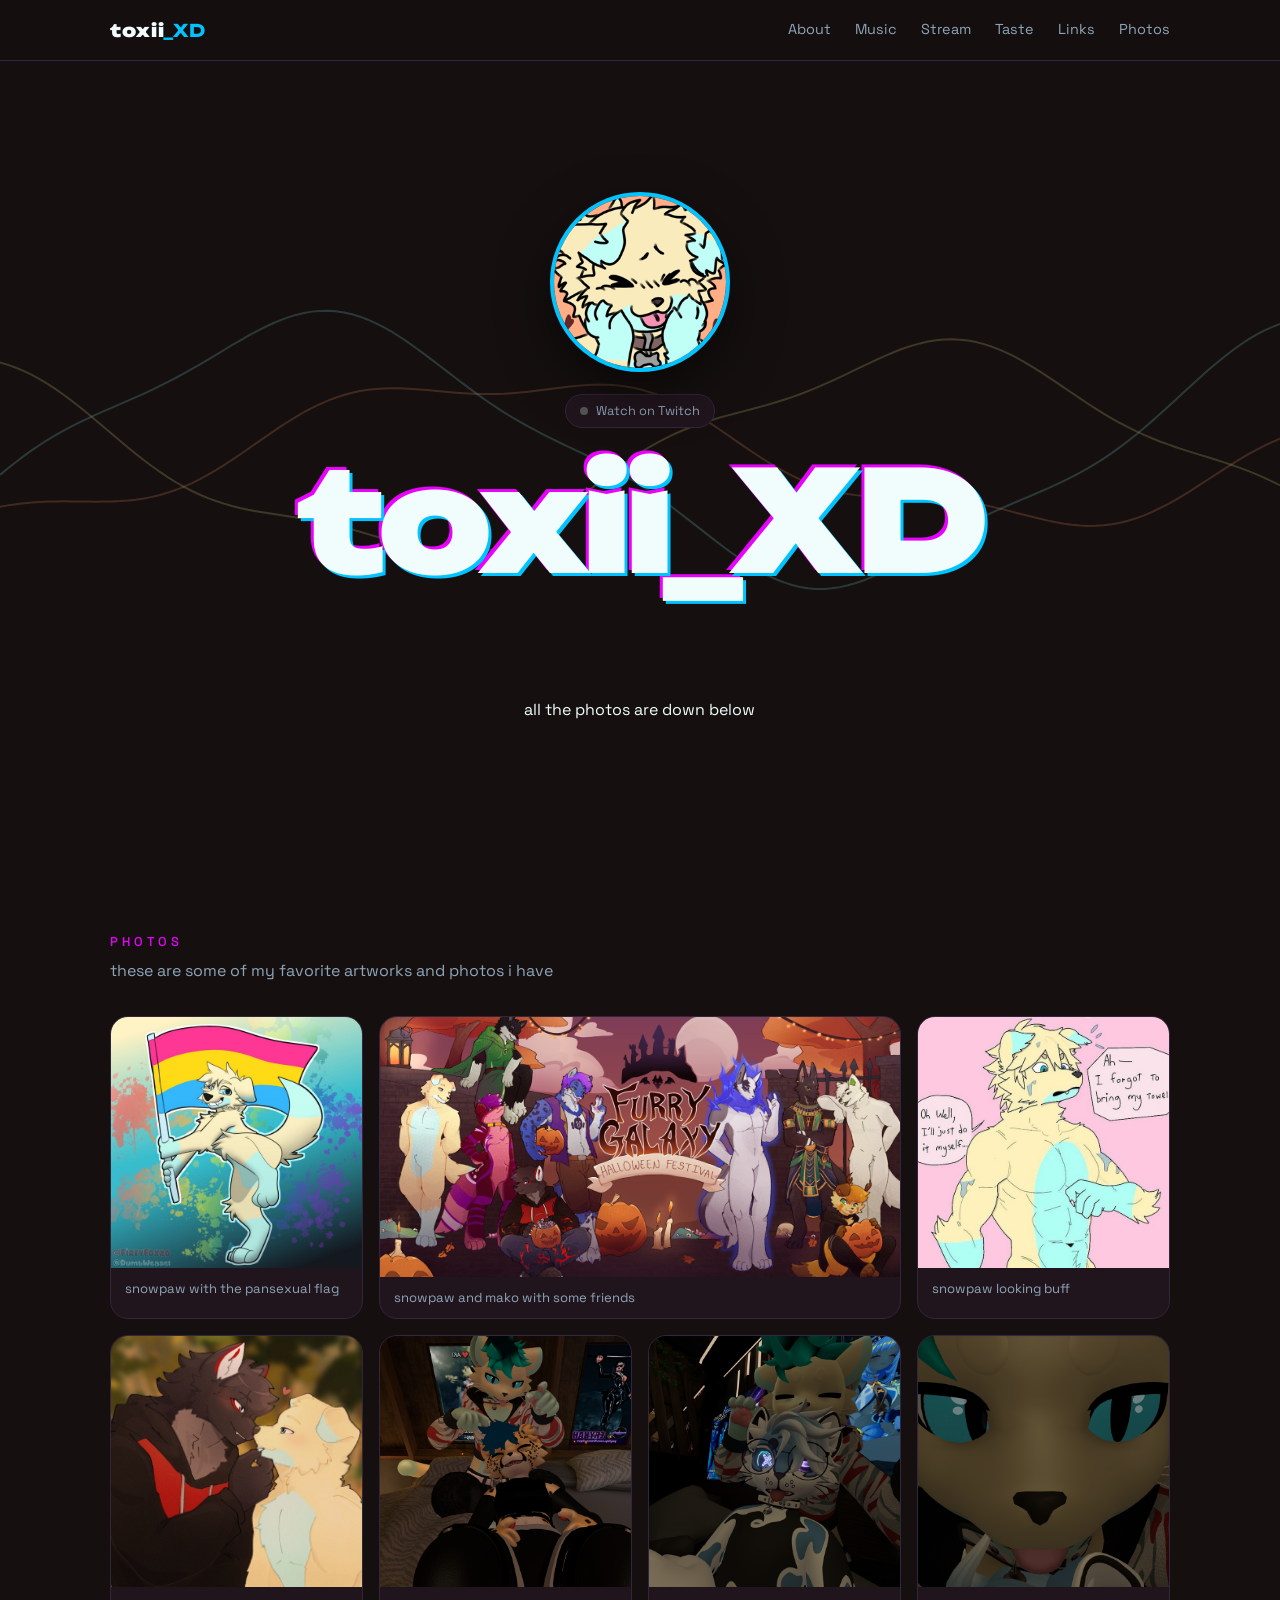
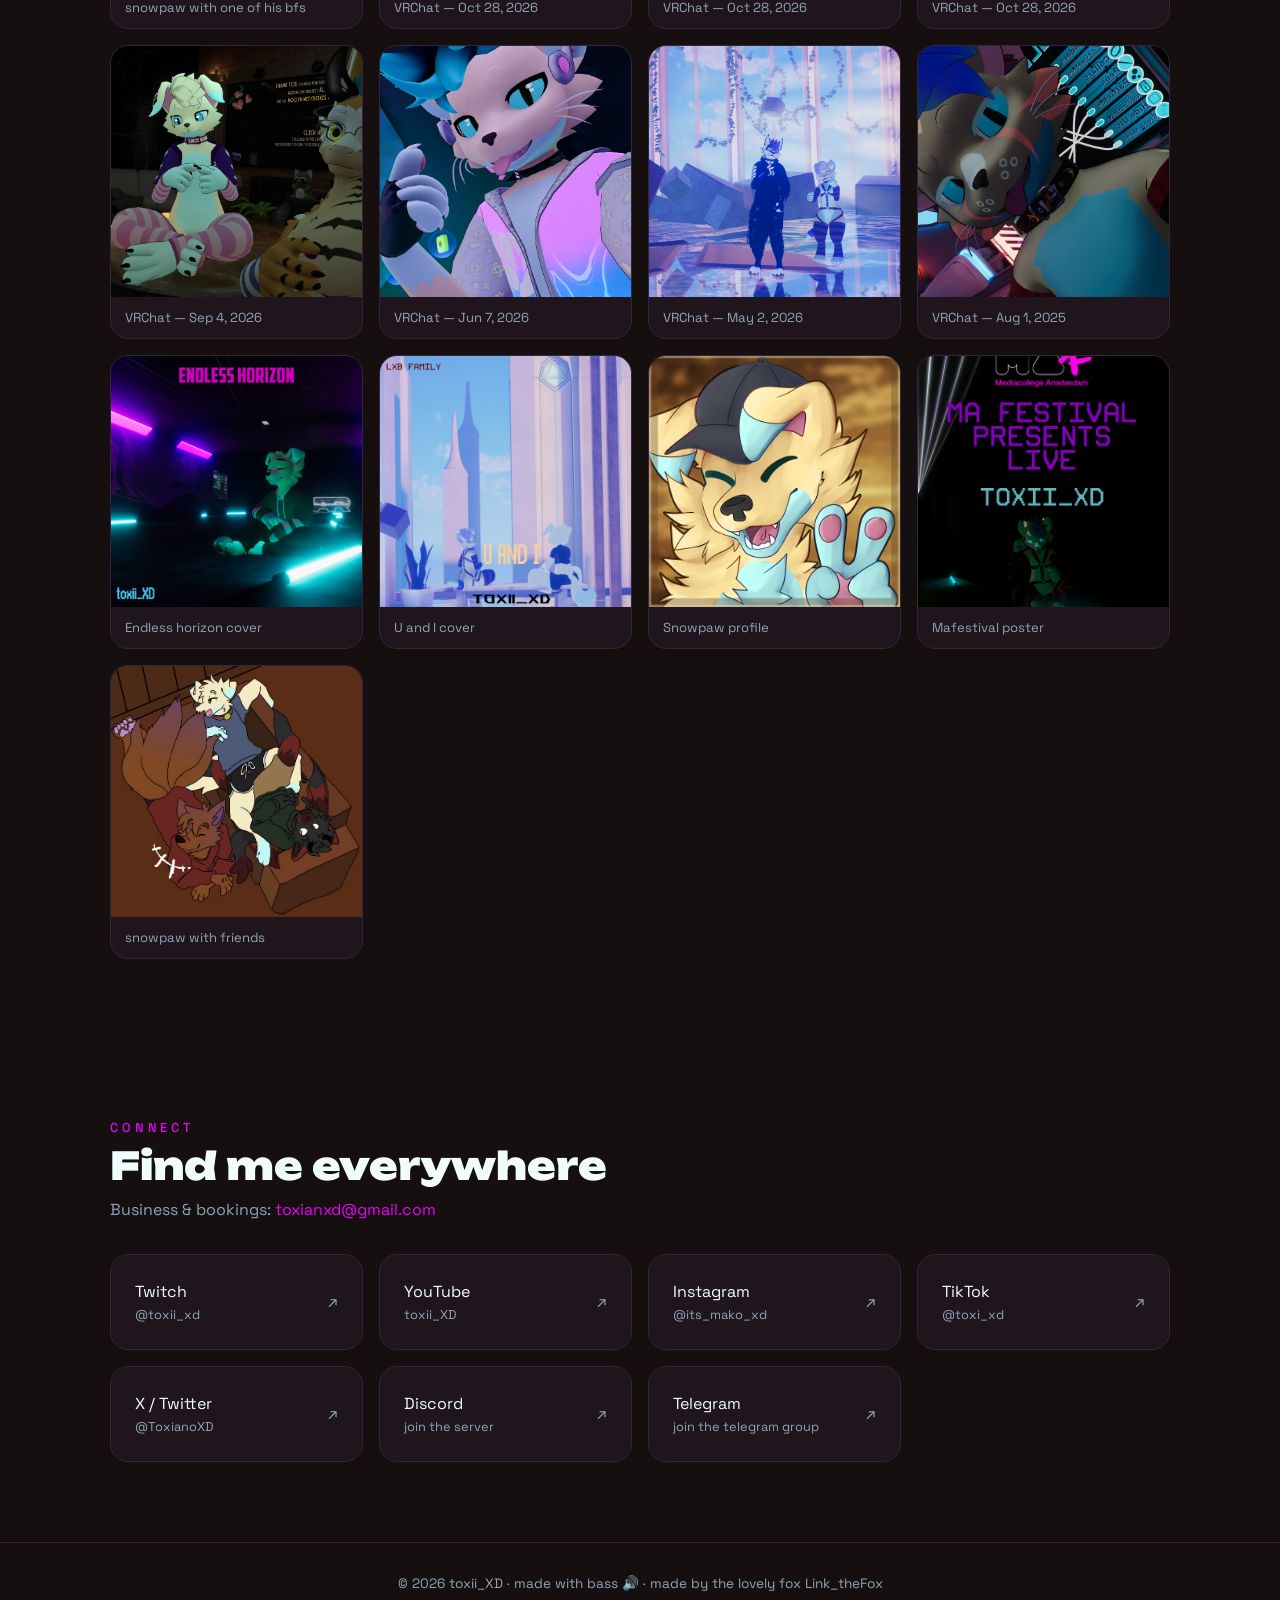
<file: photos.html>
<!-- stinky coders looking at this script go away nun ur of bussines oki? ;-; -->

<!doctype html>
<html lang="en">
<head>
<meta charset="utf-8">
<meta name="viewport" content="width=device-width,initial-scale=1">
<meta name="theme-color" content="#15100f">
<title>toxii_XD — DJ · Producer · Streamer</title>
<meta name="description" content="toxii_XD (mako) — bass music producer, remixer and Twitch streamer from the Netherlands.">
<meta property="og:title" content="toxii_XD">
<meta property="og:description" content="Remixes, originals & live streams.">
<link rel="preconnect" href="https://fonts.googleapis.com">
<link href="https://fonts.googleapis.com/css2?family=Space+Grotesk:wght@400;500;700&family=Unbounded:wght@600;900&display=swap" rel="stylesheet">
<style>
:root{--bg:#15100f;--card:#21151d;--line:#31263b;--txt:#f1fdfd;--mute:#8ea4b8;--a:#00c3ff;--b:#ea00ff;--c:#f6dc8c}
*{box-sizing:border-box;margin:0}
html{scroll-behavior:smooth}
body{background:var(--bg);color:var(--txt);font:400 1rem/1.6 'Space Grotesk',system-ui,sans-serif;overflow-x:hidden}
.pfpw{perspective:700px;margin-bottom:22px}
.pfp{display:block;margin:0 auto;border-radius:50%;border:4px solid var(--a);box-shadow:0 20px 50px #0008;will-change:transform;max-width:44vw;height:auto}
canvas#bg{position:fixed;inset:0;width:100%;height:100%;z-index:-1;opacity:.55}
a{color:inherit;text-decoration:none}
.wrap{max-width:1100px;margin:0 auto;padding:0 20px}
nav{position:sticky;top:0;z-index:10;backdrop-filter:blur(14px);background:#15100ff5;border-bottom:1px solid var(--line)}
nav .wrap{display:flex;justify-content:space-between;align-items:center;height:60px}
.logo{font:900 1.1rem 'Unbounded';letter-spacing:.05em}
.logo b{color:var(--a)}
nav ul{display:flex;gap:24px;list-style:none;font-size:.9rem;color:var(--mute)}
nav ul a:hover{color:var(--txt)}
@media(max-width:640px){nav ul{gap:14px;overflow-x:auto;font-size:.8rem;white-space:nowrap}.logo{display:none}nav .wrap{gap:8px}.card{padding:18px}}
.hero{min-height:88vh;display:grid;place-items:center;text-align:center;padding:60px 0}
.live{display:inline-flex;gap:8px;align-items:center;border:1px solid var(--line);border-radius:99px;padding:6px 14px;font-size:.8rem;color:var(--mute);background:var(--card)}
.live i{width:8px;height:8px;border-radius:50%;background:#555}
.live.on i{background:var(--c);animation:p 1.2s infinite}
.live.on{color:var(--txt);border-color:var(--c)}
@keyframes p{50%{opacity:.3}}
h1{font:900 clamp(2rem,11vw,9rem)/1 'Unbounded';margin:22px 0 10px;letter-spacing:-.04em;color:var(--txt);text-shadow:3px 3px 0 var(--a),-3px -3px 0 var(--b);transition:text-shadow .2s}
h1:hover{text-shadow:6px 0 0 var(--c),-6px 0 0 var(--b)}
.tag{color:var(--mute);font-size:1.15rem}
.eq{display:flex;gap:4px;justify-content:center;align-items:flex-end;height:46px;margin:30px 0}
.eq span{width:6px;border-radius:3px;background:linear-gradient(var(--b),var(--a));animation:e 1s cubic-bezier(.45,0,.55,1) infinite alternate}
@keyframes e{from{height:6px}to{height:46px}}
.btns{display:flex;gap:12px;justify-content:center;flex-wrap:wrap}
.btn{padding:12px 24px;border-radius:99px;font-weight:700;border:1px solid var(--line);background:var(--card);transition:transform .4s cubic-bezier(.22,1,.36,1),border-color .3s}
.btn:hover{transform:translateY(-3px);border-color:var(--a)}
.btn.p{background:var(--a);color:#2a1a12c9;border:0}
section{padding:80px 0;scroll-margin-top:60px}
:focus-visible{outline:3px solid var(--b);outline-offset:3px;border-radius:6px}
.skip{position:absolute;left:12px;top:-60px;background:var(--a);color:#2a1a12;padding:10px 16px;border-radius:8px;font-weight:700;z-index:20}
.skip:focus{top:10px}
h2{font:900 clamp(1.6rem,4vw,2.4rem) 'Unbounded';margin-bottom:8px}
h2 small{display:block;font:500 .8rem 'Space Grotesk';color:var(--b);letter-spacing:.3em;text-transform:uppercase;margin-bottom:6px}
.sub{color:var(--mute);margin-bottom:32px}
.grid{display:grid;gap:16px;grid-template-columns:repeat(auto-fit,minmax(240px,1fr))}
#about .about{grid-template-columns:1fr}
.gallery{display:grid;gap:16px;grid-template-columns:repeat(4,minmax(0,1fr));margin-top:28px}
.gallery figure{margin:0;overflow:hidden;border:1px solid var(--line);border-radius:18px;background:var(--card)}
.gallery img{display:block;width:100%;aspect-ratio:1;object-fit:cover}
.gallery .wide{grid-column:span 2}
.gallery .wide img{aspect-ratio:2 / 1}
.gallery figcaption{padding:10px 14px;color:var(--mute);font-size:.82rem}
@media(max-width:800px){.gallery{grid-template-columns:repeat(2,minmax(0,1fr))}}
@media(max-width:640px){.gallery{grid-template-columns:1fr}.gallery .wide{grid-column:auto}.gallery .wide img{aspect-ratio:1}}
.card{background:var(--card);border:1px solid var(--line);border-radius:18px;padding:24px;transition:transform .45s cubic-bezier(.22,1,.36,1),border-color .3s}
.card:hover{border-color:var(--a);transform:translateY(-4px)}
.stat{font:900 clamp(1rem,4.4vw,2.2rem) 'Unbounded';color:var(--a)}
.about .card{container-type:inline-size}
.about .stat{font-size:min(2.2rem,13cqw)}
.about{display:grid;gap:32px;grid-template-columns:1.3fr 1fr}
@media(max-width:800px){.about{grid-template-columns:1fr}}
.chips{display:flex;flex-wrap:wrap;gap:8px;margin-top:16px}
.chips span{border:1px solid var(--line);border-radius:99px;padding:4px 14px;font-size:.85rem;color:var(--mute)}
ol.top{list-style:none;counter-reset:n}
ol.top li{counter-increment:n;display:flex;gap:14px;padding:9px 0;border-bottom:1px solid var(--line);font-weight:500}
ol.top li::before{content:counter(n,decimal-leading-zero);color:var(--a);font-family:'Unbounded';font-size:.8rem;padding-top:3px}
iframe{width:100%;border:0;border-radius:14px}
.soc a{display:flex;justify-content:space-between;align-items:center}
.soc a::after{content:"↗"/"";color:var(--mute)}
.soc em{font-style:normal;font-size:.8rem;color:var(--mute);display:block}
footer{border-top:1px solid var(--line);padding:30px 0;text-align:center;color:var(--mute);font-size:.85rem}
.rv{opacity:0;transform:translateY(28px);transition:opacity .9s cubic-bezier(.22,1,.36,1),transform .9s cubic-bezier(.22,1,.36,1)}
.rv.in{opacity:1;transform:none}
@media(prefers-reduced-motion:reduce){html{scroll-behavior:auto}canvas#bg{display:none}*{animation:none!important;transition:none!important}.rv{opacity:1;transform:none}}
</style>
</head>
<body>
<a class="skip" href="#about">Skip to content</a>
<canvas id="bg" aria-hidden="true"></canvas>

<nav aria-label="Main"><div class="wrap">
  <a class="logo" href="index.html#top">toxii<b>_XD</b></a>
  <ul><li><a href="index.html#about">About</a></li><li><a href="index.html#music">Music</a></li><li><a href="index.html#stream">Stream</a></li><li><a href="index.html#taste">Taste</a></li><li><a href="index.html#links">Links</a></li><li><a href="photos.html">Photos</a></li></ul>
</div></nav>

<main>
<header class="hero" id="top"><div class="wrap">
  <div class="pfpw"><img class="pfp" src="pfp.png" alt="toxii_XD avatar" width="180" height="180"></div>
  <a id="live" class="live" href="https://www.twitch.tv/toxii_xd" target="_blank" rel="noopener"><i></i><span aria-live="polite">checking stream…</span></a>
  <h1 data-t="toxii_XD">toxii_XD</h1>
  <div class="eq" aria-hidden="true"></div>
  <p> all the photos are down below </p>
</div></header>

<section id="about"><div class="wrap">
  <div class="about">
    <div>
      <h2><small>photos</small></h2>
      <p class="sub">these are some of my favorite artworks and photos i have </p>
      <div class="gallery">
        <figure><img src="gallery_images/photo_2026-11-20_13-38-38.jpg" alt="VR selfie" loading="eager" decoding="async"><figcaption>snowpaw with the pansexual flag</figcaption></figure>
        <figure class="wide"><img src="gallery_images/Untitled139_20261009115338.png" alt="Artwork" loading="eager" decoding="async"><figcaption>snowpaw and mako with some friends</figcaption></figure>
        <figure><img src="gallery_images/photo_2026-11-20_13-33-49.jpg" alt="VR selfie" loading="eager" decoding="async"><figcaption>snowpaw looking buff</figcaption></figure>
        <figure><img src="gallery_images/photo_2026-11-20_13-32-30.jpg" alt="VR selfie" loading="eager" decoding="async"><figcaption>snowpaw with one of his bfs</figcaption></figure>
        <figure><img src="gallery_images/VRChat_2026-10-28_23-48-35.394_7680x4320.png" alt="VRChat screenshot" loading="eager" decoding="async"><figcaption>VRChat — Oct 28, 2026</figcaption></figure>
        <figure><img src="gallery_images/VRChat_2026-10-28_19-16-32.254_7680x4320.png" alt="VRChat screenshot" loading="eager" decoding="async"><figcaption>VRChat — Oct 28, 2026</figcaption></figure>
        <figure><img src="gallery_images/VRChat_2026-10-28_19-14-05.754_7680x4320.png" alt="VRChat screenshot" loading="eager" decoding="async"><figcaption>VRChat — Oct 28, 2026</figcaption></figure>
        <figure><img src="gallery_images/VRChat_2026-09-04_04-32-38.980_1920x1080.png" alt="VRChat screenshot" loading="eager" decoding="async"><figcaption>VRChat — Sep 4, 2026</figcaption></figure>
        <figure><img src="gallery_images/VRChat_2026-06-07_21-55-28.060_7680x4320.png" alt="VRChat screenshot" loading="eager" decoding="async"><figcaption>VRChat — Jun 7, 2026</figcaption></figure>
        <figure><img src="gallery_images/VRChat_2026-05-02_01-23-25.162_4320x7680.png" alt="VRChat screenshot" loading="eager" decoding="async"><figcaption>VRChat — May 2, 2026</figcaption></figure>
        <figure><img src="gallery_images/VRChat_2025-08-01_22-59-57.238_1920x1080.png" alt="VRChat screenshot" loading="eager" decoding="async"><figcaption>VRChat — Aug 1, 2025</figcaption></figure>
        
        <figure><img src="gallery_images/Untitled-2231.png" alt="Artwork" loading="eager" decoding="async"><figcaption>Endless horizon cover</figcaption></figure>
        <figure><img src="gallery_images/u and i cover.png" alt="U and I cover artwork" loading="eager" decoding="async"><figcaption>U and I cover</figcaption></figure>
        <figure><img src="gallery_images/Snowpawpfp 1.png" alt="Snowpaw profile artwork" loading="eager" decoding="async"><figcaption>Snowpaw profile</figcaption></figure>
        <figure><img src="gallery_images/mafestival poster.png" alt="Mafestival poster" loading="eager" decoding="async"><figcaption>Mafestival poster</figcaption></figure>
        <figure><img src="gallery_images/allthefurries.jpg" alt="All the Furries artwork" loading="eager" decoding="async"><figcaption>snowpaw with friends</figcaption></figure>
      </div>
    </div>
  </div>
</div></section>

<section id="links"><div class="wrap rv">
  <h2><small>connect</small>Find me everywhere</h2>
  <p class="sub">Business &amp; bookings: <a href="mailto:toxianxd@gmail.com" style="color:var(--b)">toxianxd@gmail.com</a></p>
  <div class="grid soc">
    <a class="card" href="https://www.twitch.tv/toxii_xd" target="_blank" rel="noopener"><div>Twitch<em>@toxii_xd</em></div></a>
    <a class="card" href="https://www.youtube.com/channel/UCp31fB6WN2DlU0iG8Yz7rvQ" target="_blank" rel="noopener"><div>YouTube<em>toxii_XD</em></div></a>
    <a class="card" href="https://www.instagram.com/its_mako_xd" target="_blank" rel="noopener"><div>Instagram<em>@its_mako_xd</em></div></a>
    <a class="card" href="https://www.tiktok.com/@toxi_xd" target="_blank" rel="noopener"><div>TikTok<em>@toxi_xd</em></div></a>
    <a class="card" href="https://x.com/ToxianoXD" target="_blank" rel="noopener"><div>X / Twitter<em>@ToxianoXD</em></div></a>
    <a class="card" href="https://discord.gg/SVexKyETzz" target="_blank" rel="noopener"><div>Discord<em>join the server</em></div></a>
    <a class="card" href="https://t.me/+vXVY-dFUmMZiODA0" target="_blank" rel="noopener"><div>Telegram<em>join the telegram group</em></div></a>
  </div>
</div></section>

</main>
<footer>© <span id="y"></span> toxii_XD · made with bass 🔊 · made by the lovely fox Link_theFox</footer>

<script>
// equalizer bars
const eq=document.querySelector('.eq');
for(let i=0;i<32;i++){const s=document.createElement('span');s.style.animationDelay=(Math.random()*-1)+'s';s.style.animationDuration=(.5+Math.random()*.8)+'s';eq.append(s)}
document.getElementById('y').textContent=new Date().getFullYear();
// scroll reveal
const io=new IntersectionObserver(e=>e.forEach(x=>x.isIntersecting&&x.target.classList.add('in')),{threshold:.15});
document.querySelectorAll('.rv').forEach(el=>io.observe(el));
document.querySelectorAll('.gallery img').forEach(img=>{
  img.decode().catch(error=>console.error('Could not decode gallery image:',img.currentSrc,error));
});
// pfp follows the pointer, eased
const pf=document.querySelector('.pfp'),hh=document.querySelector('h1');
let tx=0,ty=0,px=0,py=0;
addEventListener('pointermove',e=>{tx=e.clientX/innerWidth-.5;ty=e.clientY/innerHeight-.5});
if(!matchMedia('(prefers-reduced-motion:reduce)').matches)(function m(){
  px+=(tx-px)*.08;py+=(ty-py)*.08;
  pf.style.transform=`translate(${px*40}px,${py*30}px) rotateY(${px*28}deg) rotateX(${-py*28}deg)`;
  hh.style.transform=`translate(${-px*14}px,${-py*10}px)`;
  requestAnimationFrame(m)})();
// background: drifting waveform lines
const cv=document.getElementById('bg'),cx=cv.getContext('2d');let W,H;
const rs=()=>{W=cv.width=innerWidth;H=cv.height=innerHeight};rs();addEventListener('resize',rs);
const cols=['#ff9a6c','#f6dc8c','#8fe9ee'];
(function f(t){
  cx.clearRect(0,0,W,H);
  cols.forEach((c,k)=>{cx.beginPath();cx.strokeStyle=c;cx.globalAlpha=.35;cx.lineWidth=2;
    for(let x=0;x<=W;x+=8){const y=H*.5+Math.sin(x*.006+t*.0008*(k+1)+k*2)*70*(1+k*.4)+Math.sin(x*.02+t*.002)*14;x?cx.lineTo(x,y):cx.moveTo(x,y)}
    cx.stroke()});
  requestAnimationFrame(f)})(0);
// Discord presence via Lanyard (user must be in discord.gg/lanyard)
const DID='748568720615669810',SC={online:'#3ba55d',idle:'#faa61a',dnd:'#ed4245',offline:'#747f8d'};
function presence(d){
  const $=id=>document.getElementById(id),u=d.discord_user,a=d.activities.find(x=>x.type!==4);
  $('presence').hidden=false;
  $('pa').src=`https://cdn.discordapp.com/avatars/${DID}/${u.avatar}.png?size=128`;
  $('pn').textContent=u.global_name||u.username;
  $('ps').style.background=SC[d.discord_status];
  $('pt').textContent=d.discord_status;
  $('pact').textContent=d.listening_to_spotify?`🎵 ${d.spotify.song} — ${d.spotify.artist}`:a?`${a.name}${a.details?' · '+a.details:''}`:'';
}
fetch('https://api.lanyard.rest/v1/users/'+DID).then(r=>r.json()).then(j=>j.success&&presence(j.data)).catch(()=>{});
const ws=new WebSocket('wss://api.lanyard.rest/socket');
ws.onmessage=e=>{const m=JSON.parse(e.data);
  if(m.op===1){ws.send(JSON.stringify({op:2,d:{subscribe_to_id:DID}}));setInterval(()=>ws.readyState===1&&ws.send('{"op":3}'),m.d.heartbeat_interval)}
  else if(m.op===0)presence(m.d)};
// live status via public decapi (no key); falls back to offline
fetch('https://decapi.me/twitch/uptime/toxii_xd').then(r=>r.text()).then(t=>{
  const el=document.getElementById('live'),on=!/offline|not found|error/i.test(t);
  el.classList.toggle('on',on);
  const ls=document.getElementById('ls');ls.textContent=on?'LIVE':'OFFLINE';ls.style.color=on?'var(--c)':'var(--mute)';
  document.getElementById('lt').textContent=on?'streaming on Twitch right now':'not streaming — follow for alerts';
  el.querySelector('span').textContent=on?'LIVE NOW on Twitch — '+t:'Offline — follow for notifications';
}).catch(()=>{document.querySelector('#live span').textContent='Watch on Twitch';document.getElementById('ls').textContent='Twitch'});
</script>
</body>
</html>

<!-- Made with ❤️ by the lovely Link_theFox — https://linkslair.xyz/ -->
</file>
